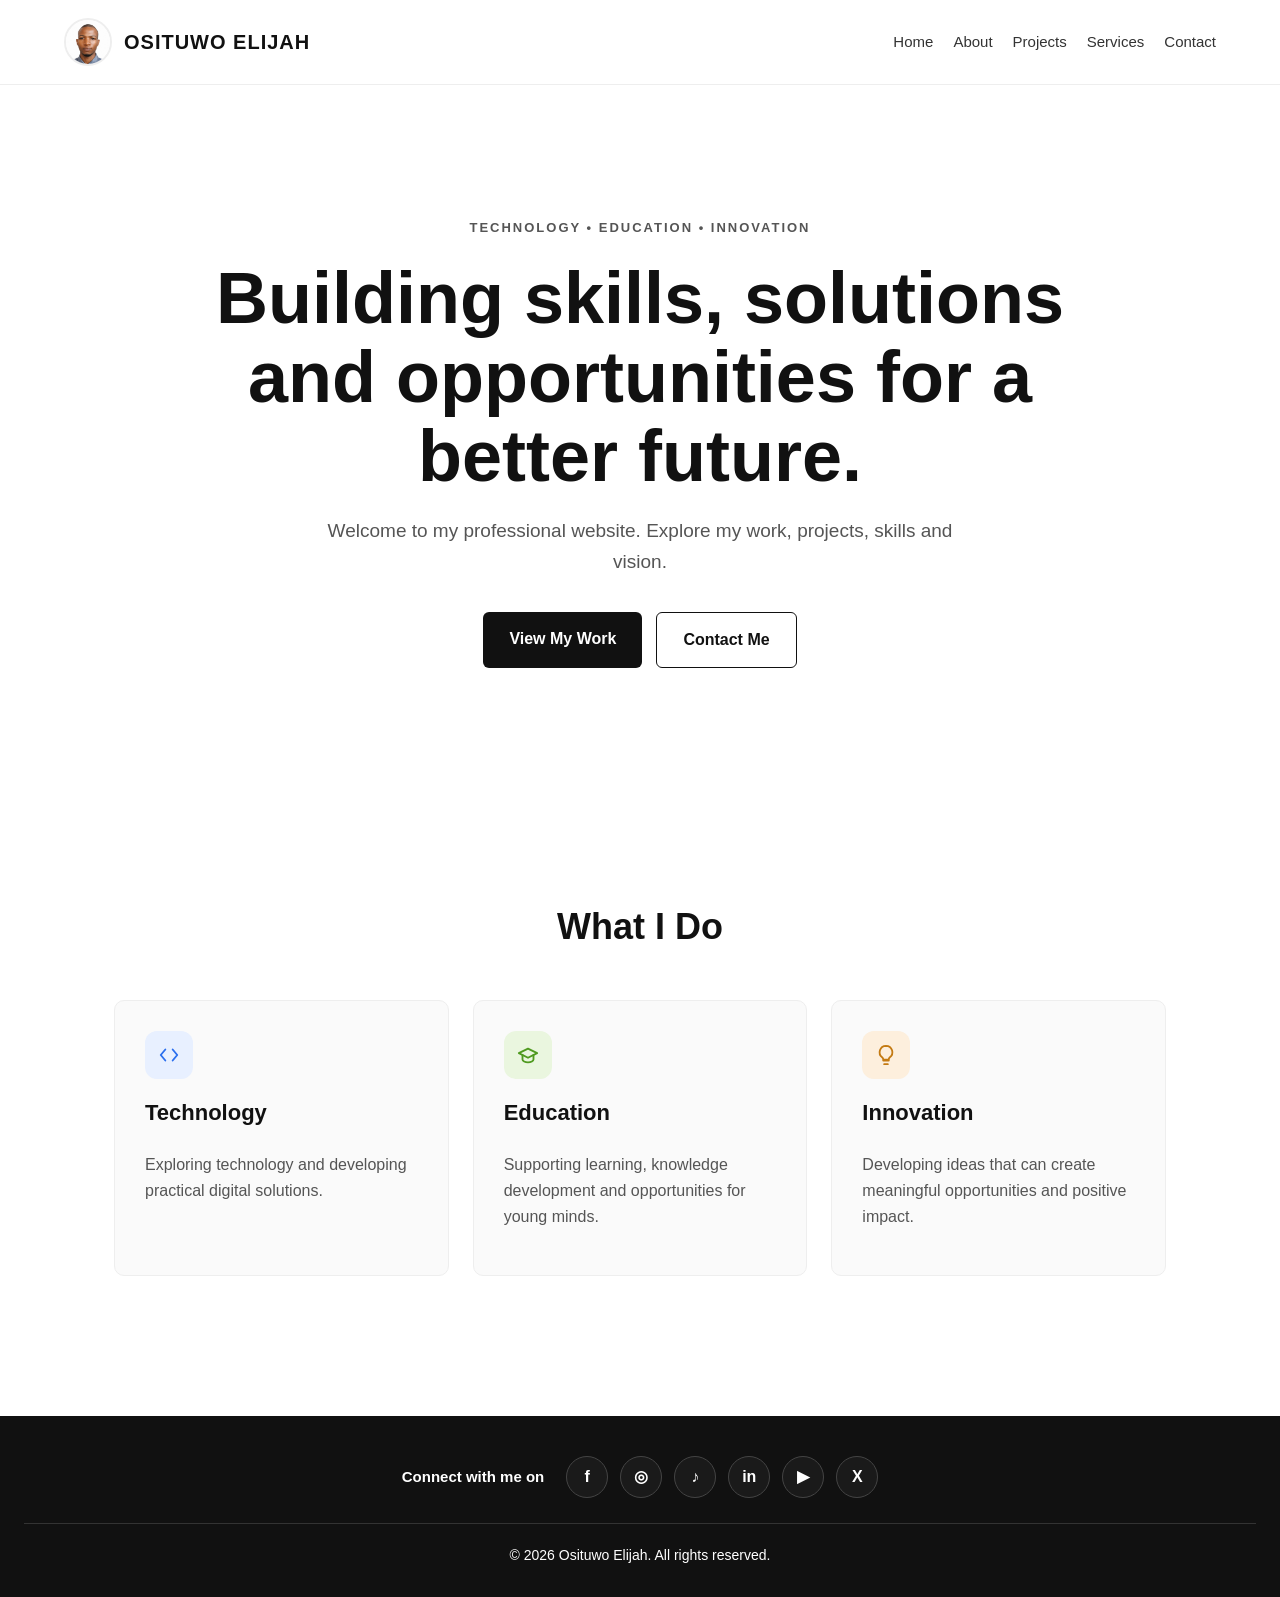
<file: index.html>
<!DOCTYPE html>
<html lang="en">

<head>
    <meta name="description" content="Official website of Osituwo Elijah Ayokunle — educator, technology enthusiast, entrepreneur, lifelong learner and aspiring screenwriter.">
    <meta name="google-site-verification" content="LD27-Y62OhfT6VyfavSx4kHKRczrAdN1XxXwiYrrGJ4" />
    <meta charset="UTF-8">

    <meta name="viewport" content="width=device-width, initial-scale=1.0">

    <meta
        name="description"
        content="Official professional website of Osituwo Elijah — technology, education, innovation and professional projects."
    >

    <title>Osituwo Elijah | Technology • Education • Innovation</title>

    <link rel="stylesheet" href="css/style.css">
</head>

<body>

    <header>
        <nav>

    <div class="brand">
        <img
            src="osituwo-elijah-profile-1.jpg"
            alt="Osituwo Elijah"
            class="profile-photo"
        >

        <a href="index.html" class="logo">
            OSITUWO ELIJAH
        </a>
    </div>

    <div class="nav-links">
                <a href="index.html">Home</a>
                <a href="about.html">About</a>
                <a href="projects.html">Projects</a>
                <a href="services.html">Services</a>
                <a href="contact.html">Contact</a>
            </div>

        </nav>
    </header>


    <main>

        <section class="hero">

            <p class="eyebrow">
                TECHNOLOGY • EDUCATION • INNOVATION
            </p>

            <h1>
                Building skills, solutions and opportunities for a better future.
            </h1>

            <p class="hero-text">
                Welcome to my professional website. Explore my work,
                projects, skills and vision.
            </p>

            <div class="hero-buttons">
                <a href="projects.html" class="button">
                    View My Work
                </a>

                <a href="contact.html" class="button secondary">
                    Contact Me
                </a>
            </div>

        </section>


        <section class="intro">

            <h2>What I Do</h2>

            <div class="cards">

                <article class="card">
                    <div class="icon-badge blue">
  <svg viewBox="0 0 24 24" fill="none" stroke="currentColor" stroke-width="2" stroke-linecap="round" stroke-linejoin="round">
    <polyline points="8 6 3 12 8 18"/><polyline points="16 6 21 12 16 18"/>
  </svg>
                    </div>
                    <h3>Technology</h3>
                    <p>
                        Exploring technology and developing practical
                        digital solutions.
                    </p>
                </article>

                <article class="card">
                    <div class="icon-badge green">
  <svg viewBox="0 0 24 24" fill="none" stroke="currentColor" stroke-width="2" stroke-linecap="round" stroke-linejoin="round">
    <path d="M22 10 12 5 2 10l10 5 10-5z"/><path d="M6 12v5c0 1.5 2.7 3 6 3s6-1.5 6-3v-5"/>
  </svg>
                    </div>
                    <h3>Education</h3>
                    <p>
                        Supporting learning, knowledge development and
                        opportunities for young minds.
                    </p>
                </article>

                <article class="card">
                    <div class="icon-badge amber">
  <svg viewBox="0 0 24 24" fill="none" stroke="currentColor" stroke-width="2" stroke-linecap="round" stroke-linejoin="round">
    <path d="M9 18h6"/><path d="M10 22h4"/>
    <path d="M12 2a7 7 0 0 0-4 12.7c.6.5 1 1.3 1 2.3h6c0-1 .4-1.8 1-2.3A7 7 0 0 0 12 2z"/>
  </svg>
                    </div>
                    <h3>Innovation</h3>
                    <p>
                        Developing ideas that can create meaningful
                        opportunities and positive impact.
                    </p>
                </article>

            </div>

        </section>

    </main>


    <footer>

    <div class="social-footer">

        <span>Connect with me on</span>

        <div class="social-links">

            <a
                href="https://www.facebook.com/share/19FEL71coT/"
                target="_blank"
                rel="noopener noreferrer"
                aria-label="Facebook"
            >
                f
            </a>

            <a
                href="https://www.instagram.com/osituwoelijah?stkn=azJ5azQybHVvZnBu"
                target="_blank"
                rel="noopener noreferrer"
                aria-label="Instagram"
            >
                ◎
            </a>

            <a
                href="https://www.tiktok.com/@osituwoelijah?_r=1&_t=ZS-99mfUoc1j1A"
                target="_blank"
                rel="noopener noreferrer"
                aria-label="TikTok"
            >
                ♪
            </a>

            <a
                href="https://www.linkedin.com/in/elijah-osituwo-457358439"
                target="_blank"
                rel="noopener noreferrer"
                aria-label="LinkedIn"
            >
                in
            </a>

            <a
                href="https://youtube.com/@elijahosituwo?si=ujZFB8Efl4pD7dH2"
                target="_blank"
                rel="noopener noreferrer"
                aria-label="YouTube"
            >
                ▶
            </a>

            <a
                href="https://x.com/Osituwo_Elijah"
                target="_blank"
                rel="noopener noreferrer"
                aria-label="X"
            >
                X
            </a>

        </div>

    </div>

    <p class="copyright">
        © 2026 Osituwo Elijah. All rights reserved.
    </p>

                </footer>
</file>
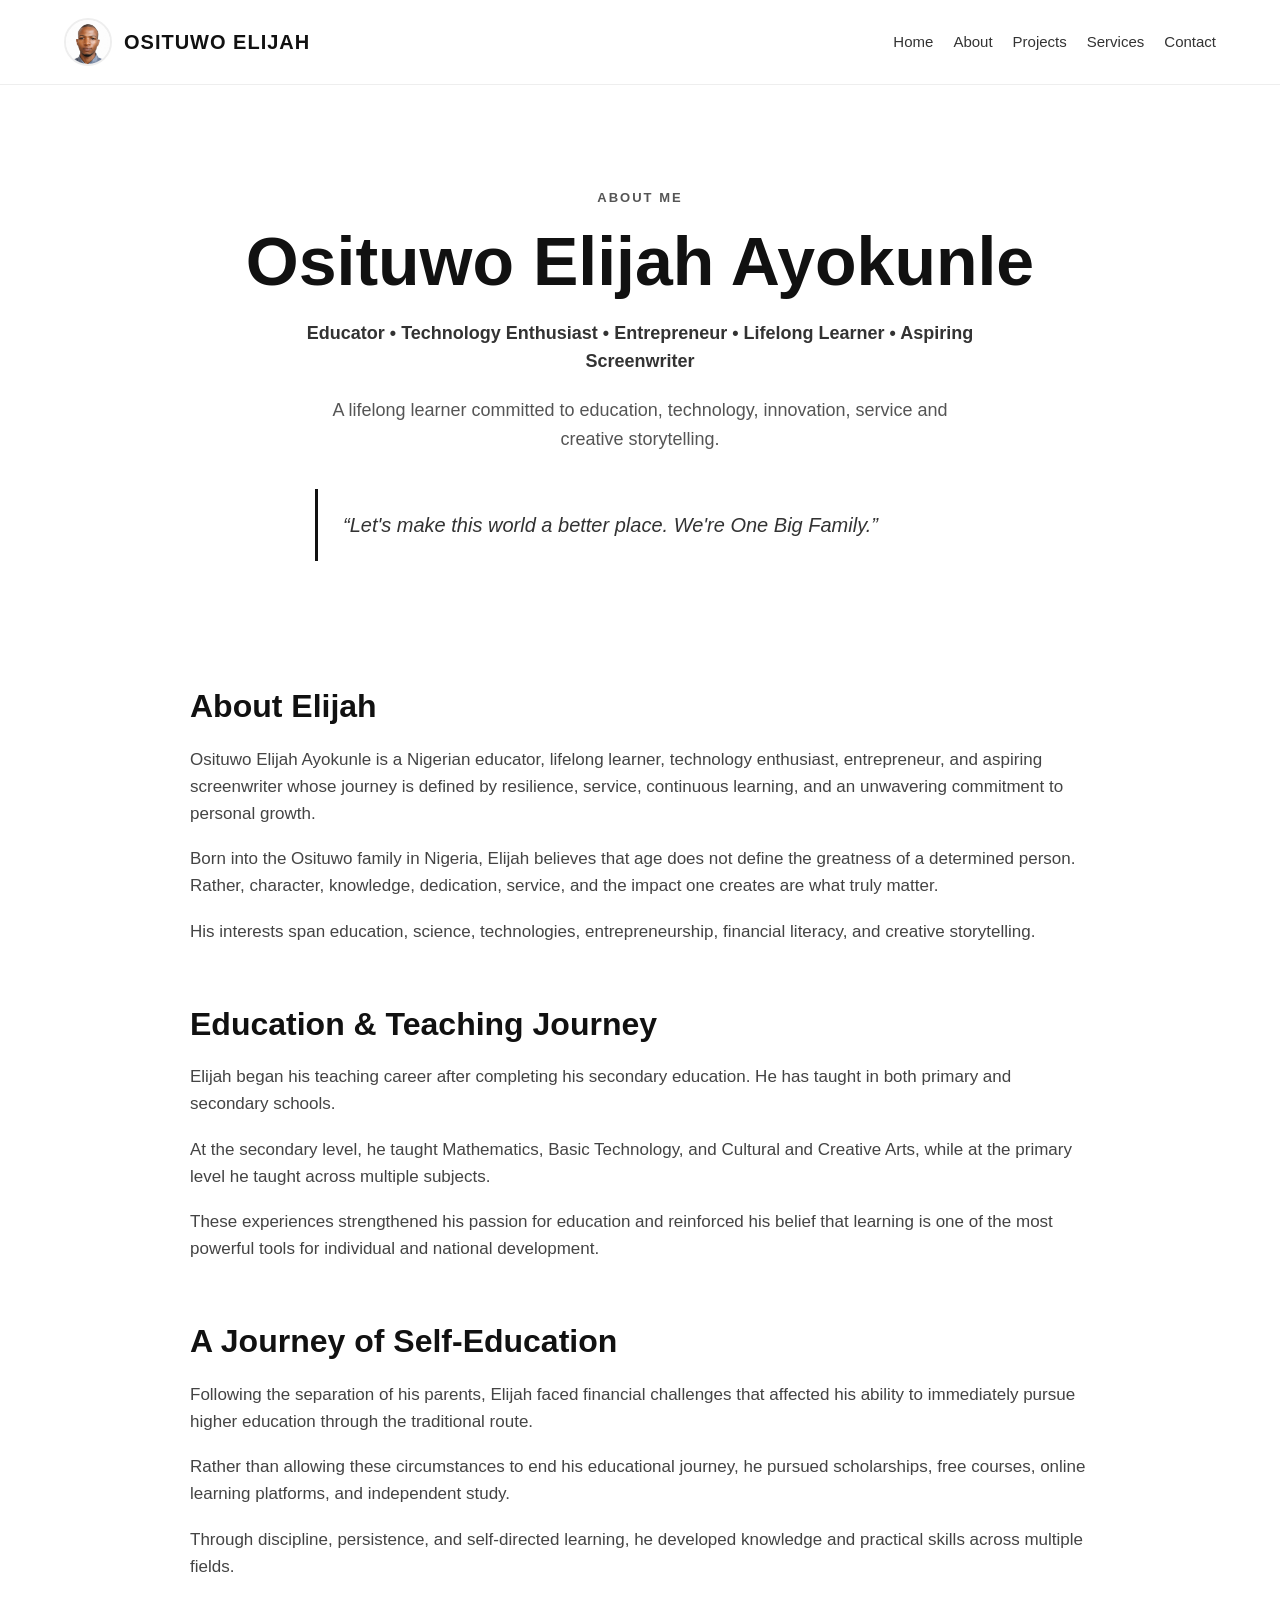
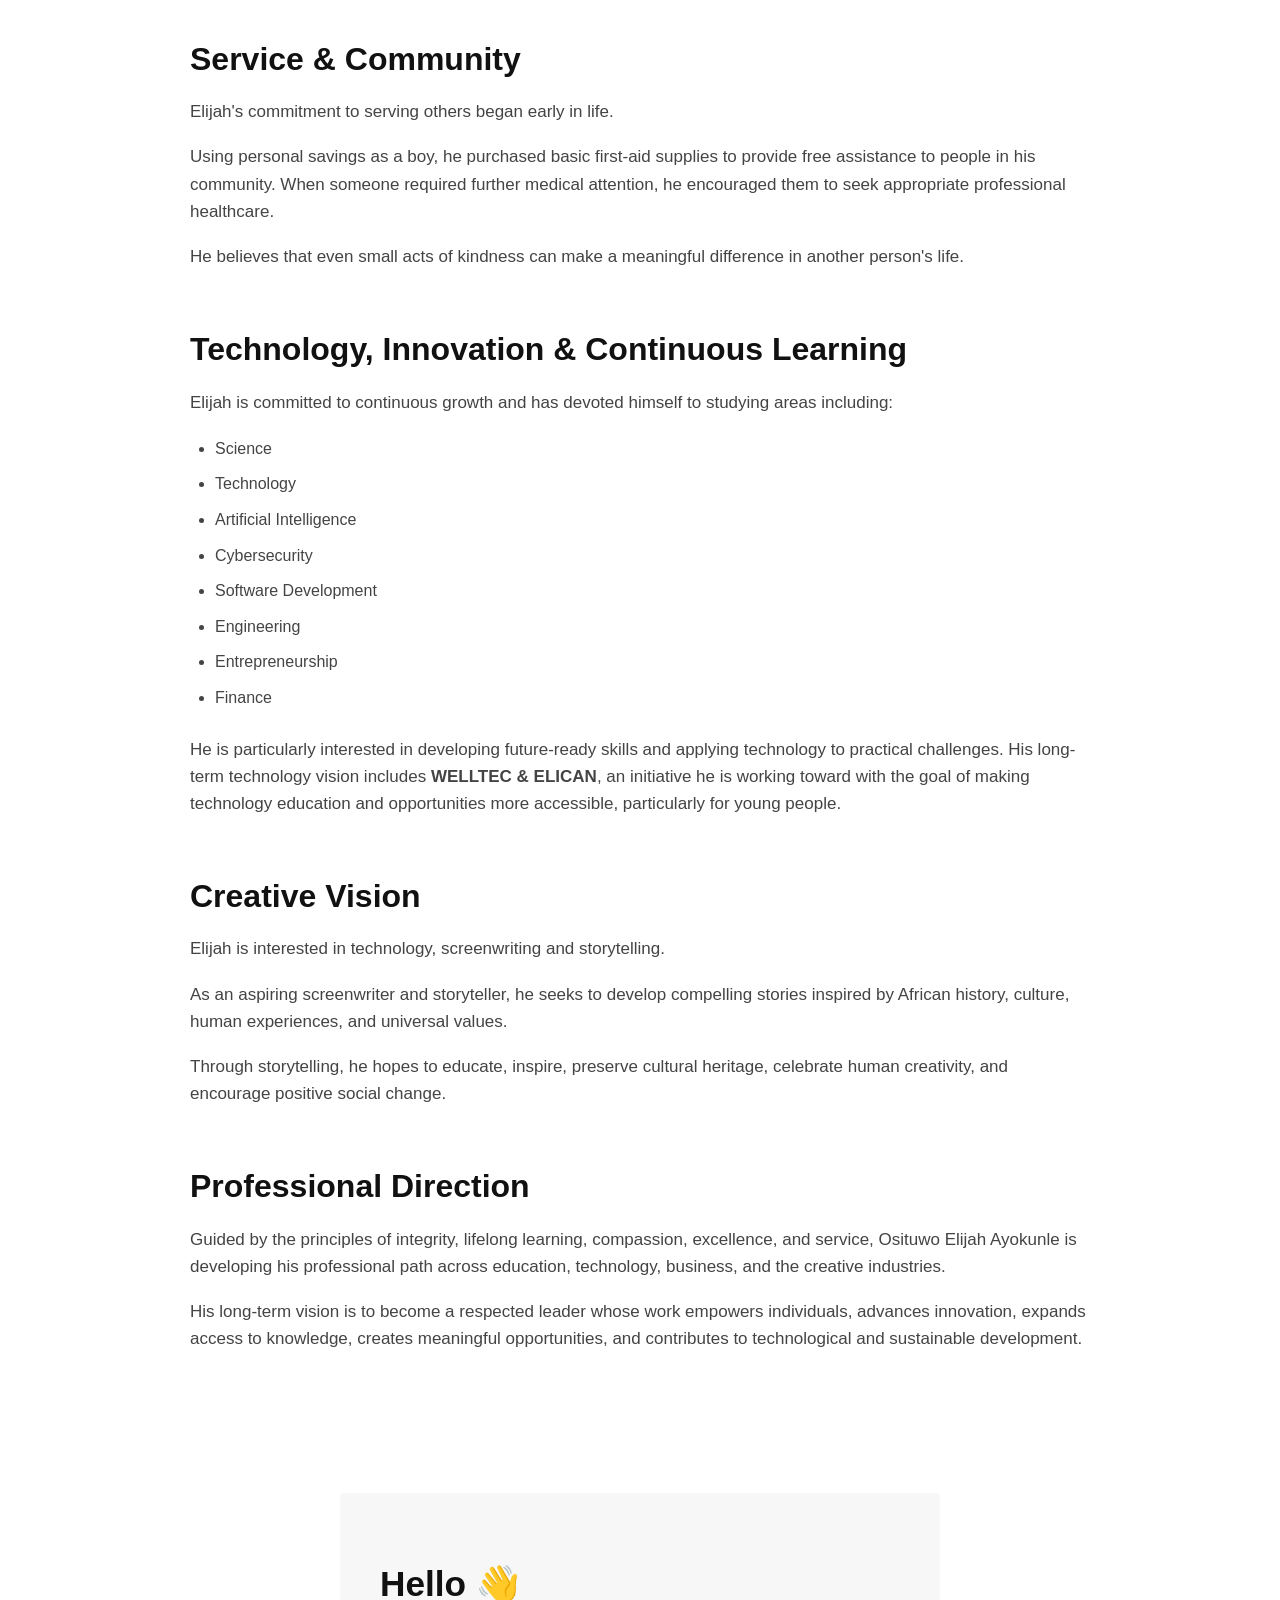
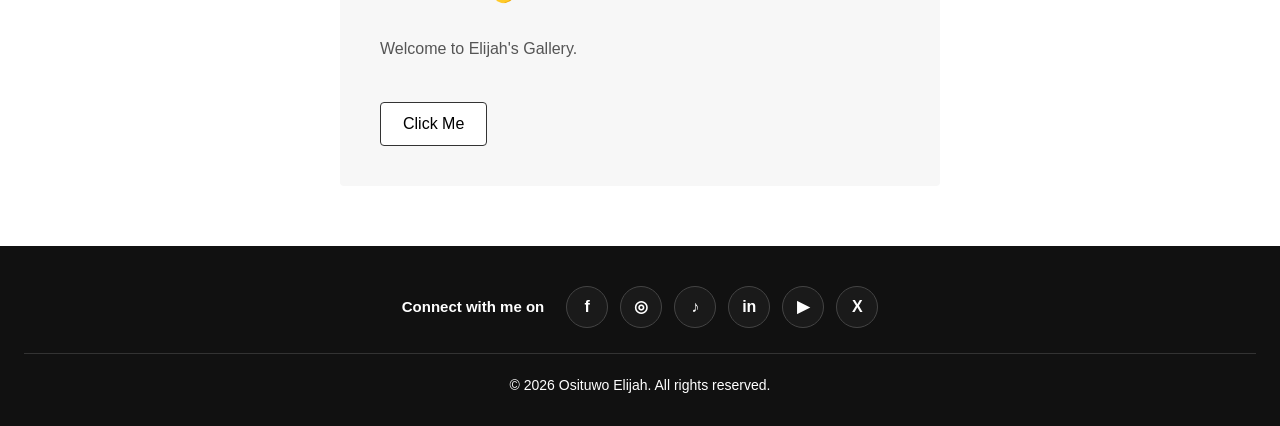
<file: about.html>
<!DOCTYPE html>
<html lang="en">

<head>

    <meta charset="UTF-8">

    <meta name="viewport" content="width=device-width, initial-scale=1.0">

    <meta
        name="description"
        content="Learn about Osituwo Elijah Ayokunle — educator, technology enthusiast, entrepreneur, lifelong learner and aspiring screenwriter."
    >

    <title>About | Osituwo Elijah Ayokunle</title>

    <link rel="stylesheet" href="css/style.css">

</head>


<body>

    <header>

        <nav>

    <div class="brand">
        <img
            src="osituwo-elijah-profile-1.jpg"
            alt="Osituwo Elijah"
            class="profile-photo"
        >

        <a href="index.html" class="logo">
            OSITUWO ELIJAH
        </a>
    </div>

    <div class="nav-links">

                <a href="index.html">Home</a>

                <a href="about.html">About</a>

                <a href="projects.html">Projects</a>

                <a href="services.html">Services</a>

                <a href="contact.html">Contact</a>

            </div>

        </nav>

    </header>


    <main>

        <section class="about-hero">

            <div class="about-container">

                <p class="eyebrow">
                    ABOUT ME
                </p>

                <h1>
                    Osituwo Elijah Ayokunle
                </h1>

                <p class="about-role">
                    Educator • Technology Enthusiast • Entrepreneur
                    • Lifelong Learner • Aspiring Screenwriter
                </p>

                <p class="about-intro">
                    A lifelong learner committed to education,
                    technology, innovation, service and creative
                    storytelling.
                </p>

                <blockquote>
                    “Let's make this world a better place.
                    We're One Big Family.”
                </blockquote>

            </div>

        </section>


        <section class="about-content">

            <div class="about-container">

                <article class="about-section">

                    <h2>About Elijah</h2>

                    <p>
                        Osituwo Elijah Ayokunle is a Nigerian educator,
                        lifelong learner, technology enthusiast,
                        entrepreneur, and aspiring screenwriter whose
                        journey is defined by resilience, service,
                        continuous learning, and an unwavering
                        commitment to personal growth.
                    </p>

                    <p>
                        Born into the Osituwo family in Nigeria,
                        Elijah believes that age does not define the
                        greatness of a determined person. Rather,
                        character, knowledge, dedication, service,
                        and the impact one creates are what truly matter.
                    </p>

                    <p>
                        His interests span education, science,
                        technologies, entrepreneurship, financial
                        literacy, and creative storytelling.
                    </p>

                </article>


                <article class="about-section">

                    <h2>Education & Teaching Journey</h2>

                    <p>
                        Elijah began his teaching career after
                        completing his secondary education. He has
                        taught in both primary and secondary schools.
                    </p>

                    <p>
                        At the secondary level, he taught Mathematics,
                        Basic Technology, and Cultural and Creative Arts,
                        while at the primary level he taught across
                        multiple subjects.
                    </p>

                    <p>
                        These experiences strengthened his passion for
                        education and reinforced his belief that learning
                        is one of the most powerful tools for individual
                        and national development.
                    </p>

                </article>


                <article class="about-section">

                    <h2>A Journey of Self-Education</h2>

                    <p>
                        Following the separation of his parents,
                        Elijah faced financial challenges that affected
                        his ability to immediately pursue higher
                        education through the traditional route.
                    </p>

                    <p>
                        Rather than allowing these circumstances to end
                        his educational journey, he pursued scholarships,
                        free courses, online learning platforms, and
                        independent study.
                    </p>

                    <p>
                        Through discipline, persistence, and
                        self-directed learning, he developed knowledge
                        and practical skills across multiple fields.
                    </p>

                </article>


                <article class="about-section">

                    <h2>Service & Community</h2>

                    <p>
                        Elijah's commitment to serving others began
                        early in life.
                    </p>

                    <p>
                        Using personal savings as a boy, he purchased
                        basic first-aid supplies to provide free
                        assistance to people in his community. When
                        someone required further medical attention,
                        he encouraged them to seek appropriate
                        professional healthcare.
                    </p>

                    <p>
                        He believes that even small acts of kindness
                        can make a meaningful difference in another
                        person's life.
                    </p>

                </article>


                <article class="about-section">

                    <h2>Technology, Innovation & Continuous Learning</h2>

                    <p>
                        Elijah is committed to continuous growth and
                        has devoted himself to studying areas including:
                    </p>

                    <ul>

                        <li>Science</li>

                        <li>Technology</li>

                        <li>Artificial Intelligence</li>

                        <li>Cybersecurity</li>

                        <li>Software Development</li>

                        <li>Engineering</li>

                        <li>Entrepreneurship</li>

                        <li>Finance</li>

                    </ul>

                    <p>
    He is particularly interested in developing
    future-ready skills and applying technology
    to practical challenges. His long-term technology
    vision includes <strong>WELLTEC & ELICAN</strong>,
    an initiative he is working toward with the goal
    of making technology education and opportunities
    more accessible, particularly for young people.
                    </p>

                </article>


                <article class="about-section">

                    <h2>Creative Vision</h2>

                    <p>
                        Elijah is interested in technology, screenwriting
                        and storytelling.
                    </p>

                    <p>
                        As an aspiring screenwriter and storyteller,
                        he seeks to develop compelling stories inspired
                        by African history, culture, human experiences,
                        and universal values.
                    </p>

                    <p>
                        Through storytelling, he hopes to educate,
                        inspire, preserve cultural heritage, celebrate
                        human creativity, and encourage positive social
                        change.
                    </p>

                </article>


                <article class="about-section">

                    <h2>Professional Direction</h2>

                    <p>
                        Guided by the principles of integrity,
                        lifelong learning, compassion, excellence,
                        and service, Osituwo Elijah Ayokunle is
                        developing his professional path across
                        education, technology, business, and the
                        creative industries.
                    </p>

                    <p>
                        His long-term vision is to become a respected
                        leader whose work empowers individuals,
                        advances innovation, expands access to knowledge,
                        creates meaningful opportunities, and contributes
                        to technological and sustainable development.
                    </p>

                </article>

            </div>

        </section>
         
<div class="hello-box">
  <h1>Hello 👋</h1>
  <p>Welcome to Elijah's Gallery.</p>
  <button id="clickMeBtn">Click Me</button>
</div>

<section id="gallerySection">
  <h2>Gallery</h2>
  <div class="gallery-grid">
    <div class="g-item big-left" data-type="video" data-src="humm.mp4"><video src="humm.mp4#t=0.1" muted playsinline preload="metadata"></video><span class="play-icon"></span></div>
    <div class="g-item tall-1" data-type="image" data-src="elican-1.jpg"><img src="elican-1.jpg" alt=""></div>
    <div class="g-item tall-2" data-type="image" data-src="lmd.jpg"><img src="lmd.jpg" alt=""></div>
    <div class="g-item tall-3" data-type="image" data-src="trust&obey.jpg"><img src="trust&obey.jpg" alt=""></div>
    <div class="g-item stack-1" data-type="image" data-src="growth.jpg"><img src="growth.jpg" alt=""></div>
    <div class="g-item stack-2" data-type="video" data-src="elegant-coding.mp4"><video src="elegant-coding.mp4#t=0.1" muted playsinline preload="metadata"></video><span class="play-icon"></span></div>
    <div class="g-item big-square" data-type="video" data-src="elijah-video.mp4"><video src="elijah-video.mp4#t=0.1" muted playsinline preload="metadata"></video><span class="play-icon"></span></div>
    <div class="g-item logo-1" data-type="image" data-src="obf-logos.png"><img src="obf-logos.png" alt=""></div>
    <div class="g-item logo-2" data-type="image" data-src="elican-02.png"><img src="elican-02.png" alt=""></div>
    <div class="g-item logo-3" data-type="image" data-src="elican-logo.png"><img src="elican-logo.png" alt=""></div>
    <div class="g-item logo-4" data-type="image" data-src="onelove.jpg"><img src="onelove.jpg" alt=""></div>
    <div class="g-item bottom-strip carousel" id="carousel">
      <div class="carousel-slide active" data-type="image" data-src="obf-logos.png"><img src="onelove.jpg" alt=""></div>
      <div class="carousel-slide" data-type="video" data-src="humm.mp4"><video src="elijah-video.mp4" muted loop autoplay playsinline></video></div>
      <div class="carousel-slide" data-type="image" data-src="lmd.jpg"><img src="trust&obey.jpg" alt=""></div>
    </div>
  
    

<div id="lightbox">
  <button id="closeLightbox">&times;</button>
  <div id="lightbox-content"></div>
    </div>
      

        <script>
  const clickMeBtn = document.getElementById('clickMeBtn');
  const gallerySection = document.getElementById('gallerySection');
  clickMeBtn.addEventListener('click', () => {
    gallerySection.style.display =
      gallerySection.style.display === 'block' ? 'none' : 'block';
  });

  const lightbox = document.getElementById('lightbox');
  const lightboxContent = document.getElementById('lightbox-content');
  const closeLightbox = document.getElementById('closeLightbox');

  document.querySelectorAll('.g-item').forEach(item => {
    item.addEventListener('click', () => {
      const source = item.classList.contains('carousel')
        ? item.querySelector('.carousel-slide.active')
        : item;

      lightboxContent.innerHTML = '';

      if (source.dataset.type === 'video') {
        const v = document.createElement('video');
        v.src = source.dataset.src;
        v.controls = true;
        v.autoplay = true;
        v.playsInline = true;
        lightboxContent.appendChild(v);
      } else {
        const img = document.createElement('img');
        img.src = source.dataset.src;
        lightboxContent.appendChild(img);
      }

      lightbox.classList.add('active');
    });
  });

  function closeBox(){
    lightbox.classList.remove('active');
    lightboxContent.innerHTML = '';
  }
  closeLightbox.addEventListener('click', closeBox);
  lightbox.addEventListener('click', (e) => { if (e.target === lightbox) closeBox(); });

  const slides = document.querySelectorAll('.carousel-slide');
  const carouselEl = document.getElementById('carousel');
  let slideIndex = 0;
  function showSlide(newIndex){
    slides[slideIndex].classList.remove('active');
    slideIndex = (newIndex + slides.length) % slides.length;
    slides[slideIndex].classList.add('active');
  }
  function nextSlide(){ showSlide(slideIndex + 1); }
  function prevSlide(){ showSlide(slideIndex - 1); }
  let autoCycle = setInterval(nextSlide, 3000);

  let touchStartX = 0;
  carouselEl.addEventListener('touchstart', (e) => { touchStartX = e.changedTouches[0].screenX; });
  carouselEl.addEventListener('touchend', (e) => {
    const diff = e.changedTouches[0].screenX - touchStartX;
    if (Math.abs(diff) > 40){ clearInterval(autoCycle); diff < 0 ? nextSlide() : prevSlide(); autoCycle = setInterval(nextSlide, 3000); }
  });

  let mouseStartX = null;
  carouselEl.addEventListener('mousedown', (e) => { mouseStartX = e.screenX; });
  carouselEl.addEventListener('mouseup', (e) => {
    if (mouseStartX === null) return;
    const diff = e.screenX - mouseStartX; mouseStartX = null;
    if (Math.abs(diff) > 40){ clearInterval(autoCycle); diff < 0 ? nextSlide() : prevSlide(); autoCycle = setInterval(nextSlide, 3000); }
  });
        </script>
        </section>
        
          

<footer>

    <div class="social-footer">

        <span>Connect with me on</span>

        <div class="social-links">

            <a
                href="https://www.facebook.com/share/19FEL71coT/"
                target="_blank"
                rel="noopener noreferrer"
                aria-label="Facebook"
            >
                f
            </a>

            <a
                href="https://www.instagram.com/osituwoelijah?stkn=azJ5azQybHVvZnBu"
                target="_blank"
                rel="noopener noreferrer"
                aria-label="Instagram"
            >
                ◎
            </a>

            <a
                href="https://www.tiktok.com/@osituwoelijah?_r=1&_t=ZS-99mfUoc1j1A"
                target="_blank"
                rel="noopener noreferrer"
                aria-label="TikTok"
            >
                ♪
            </a>

            <a
                href="https://www.linkedin.com/in/elijah-osituwo-457358439"
                target="_blank"
                rel="noopener noreferrer"
                aria-label="LinkedIn"
            >
                in
            </a>

            <a
                href="https://youtube.com/@elijahosituwo?si=ujZFB8Efl4pD7dH2"
                target="_blank"
                rel="noopener noreferrer"
                aria-label="YouTube"
            >
                ▶
            </a>

            <a
                href="https://x.com/Osituwo_Elijah"
                target="_blank"
                rel="noopener noreferrer"
                aria-label="X"
            >
                X
            </a>

        </div>

    </div>

    <p class="copyright">
        © 2026 Osituwo Elijah. All rights reserved.
    </p>

    </footer>
    </section>
</file>
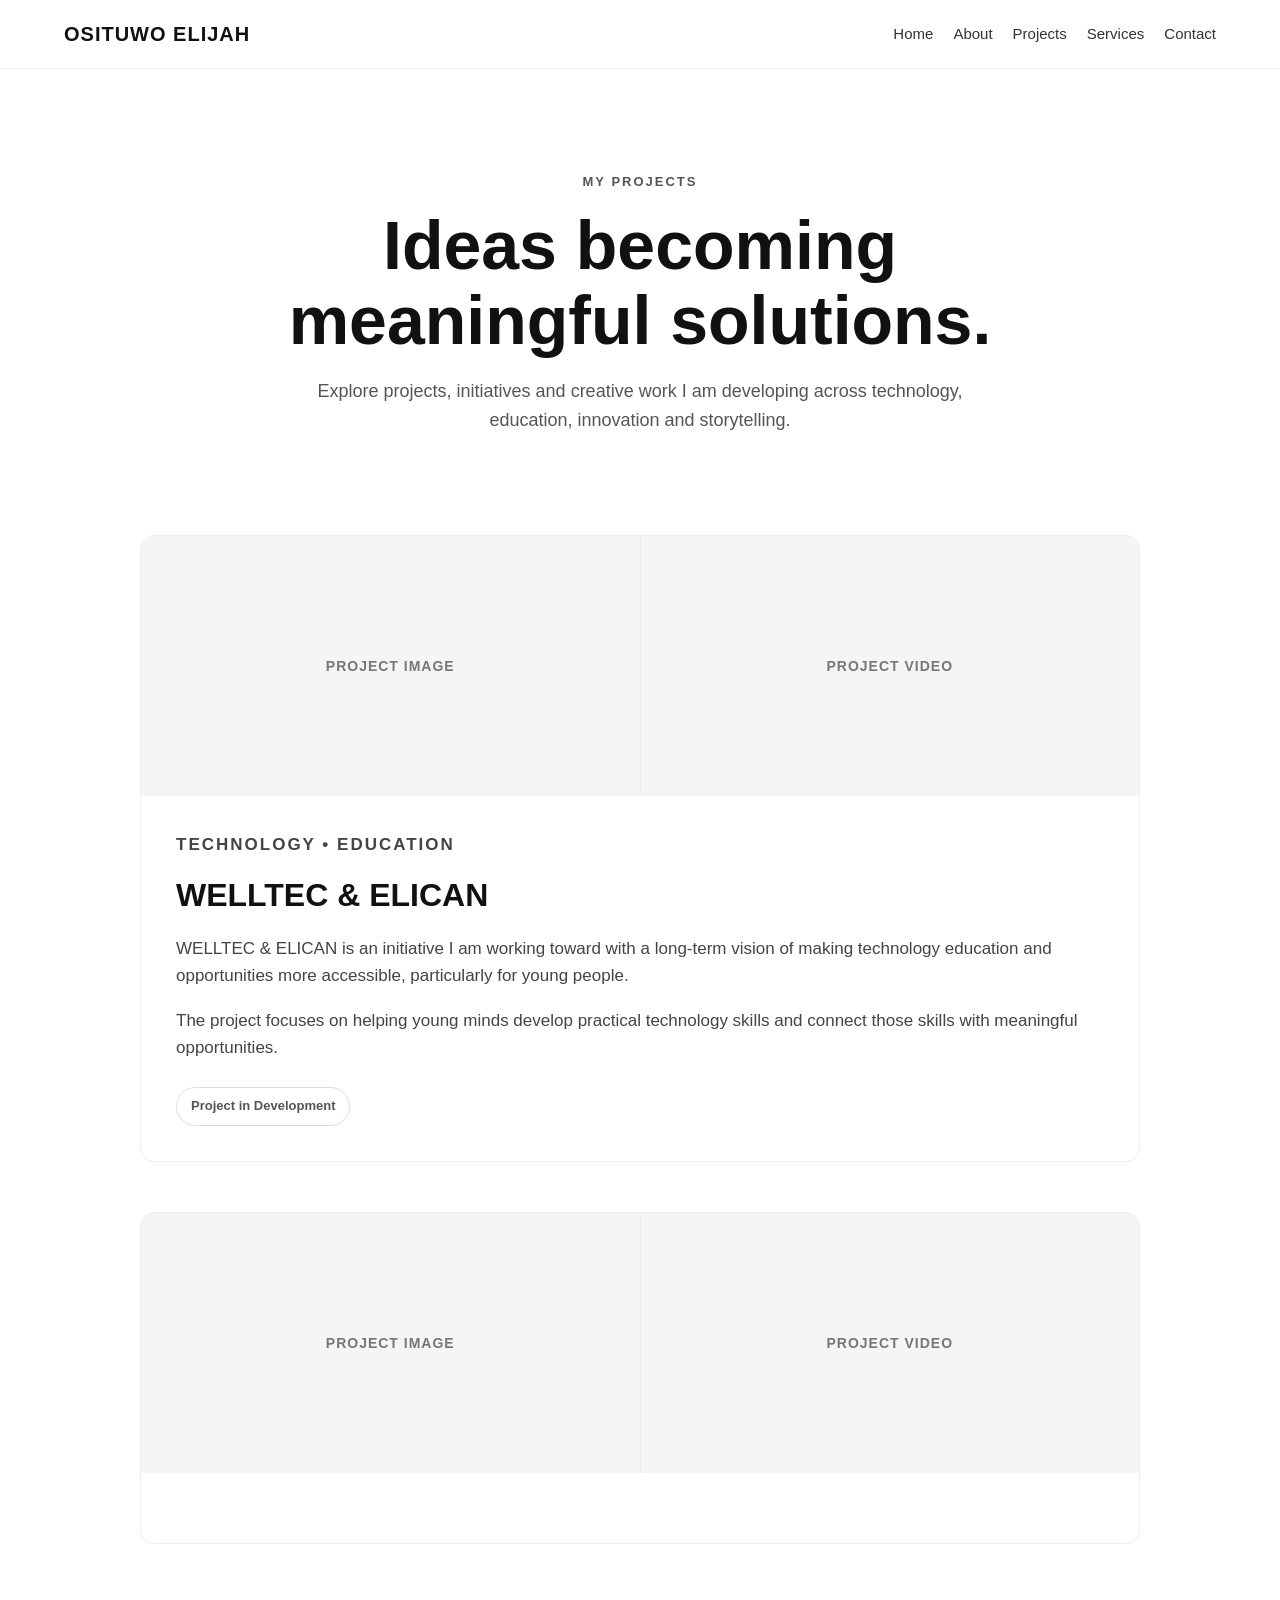
<file: project.html>
<!DOCTYPE html>
<html lang="en">

<head>

    <meta charset="UTF-8">

    <meta
        name="viewport"
        content="width=device-width, initial-scale=1.0"
    >

    <meta
        name="description"
        content="Projects by Osituwo Elijah Ayokunle — technology, education, innovation and creative work."
    >

    <title>Projects | Osituwo Elijah Ayokunle</title>

    <link rel="stylesheet" href="css/style.css">

</head>


<body>


    <header>

        <nav>

            <a href="index.html" class="logo">
                OSITUWO ELIJAH
            </a>

            <div class="nav-links">

                <a href="index.html">Home</a>

                <a href="about.html">About</a>

                <a href="projects.html">Projects</a>

                <a href="services.html">Services</a>

                <a href="contact.html">Contact</a>

            </div>

        </nav>

    </header>



    <main>


        <!-- ================================
             PROJECTS HERO
             ================================ -->

        <section class="projects-hero">

            <div class="projects-container">

                <p class="eyebrow">
                    MY PROJECTS
                </p>

                <h1>
                    Ideas becoming meaningful solutions.
                </h1>

                <p class="projects-intro">
                    Explore projects, initiatives and creative work
                    I am developing across technology, education,
                    innovation and storytelling.
                </p>

            </div>

        </section>



        <!-- ================================
             PROJECTS
             ================================ -->

        <section class="projects-content">

            <div class="projects-container">


                <!-- WELLTEC & ELICAN -->

                <article class="project-card">

                    <div class="project-media">

                        <div class="project-image-placeholder">

                            <span>
                                PROJECT IMAGE
                            </span>

                        </div>

                        <div class="project-video-placeholder">

                            <span>
                                PROJECT VIDEO
                            </span>

                        </div>

                    </div>


                    <div class="project-details">

                        <p class="project-category">
                            TECHNOLOGY • EDUCATION
                        </p>

                        <h2>
                            WELLTEC & ELICAN
                        </h2>

                        <p>
                            WELLTEC & ELICAN is an initiative I am
                            working toward with a long-term vision
                            of making technology education and
                            opportunities more accessible,
                            particularly for young people.
                        </p>

                        <p>
                            The project focuses on helping young
                            minds develop practical technology
                            skills and connect those skills with
                            meaningful opportunities.
                        </p>

                        <span class="project-status">
                            Project in Development
                        </span>

                    </div>

                </article>



                <!-- O.B.F -->

                <article class="project-card">

                    <div class="project-media">

                        <div class="project-image-placeholder">

                            <span>
                                PROJECT IMAGE
                            </span>

                        </div>

                        <div class="project-video-placeholder">

                            <span>
                                PROJECT VIDEO
                            </span>

                        </div>

                    </div>


                    <div class="project-details">
</file>
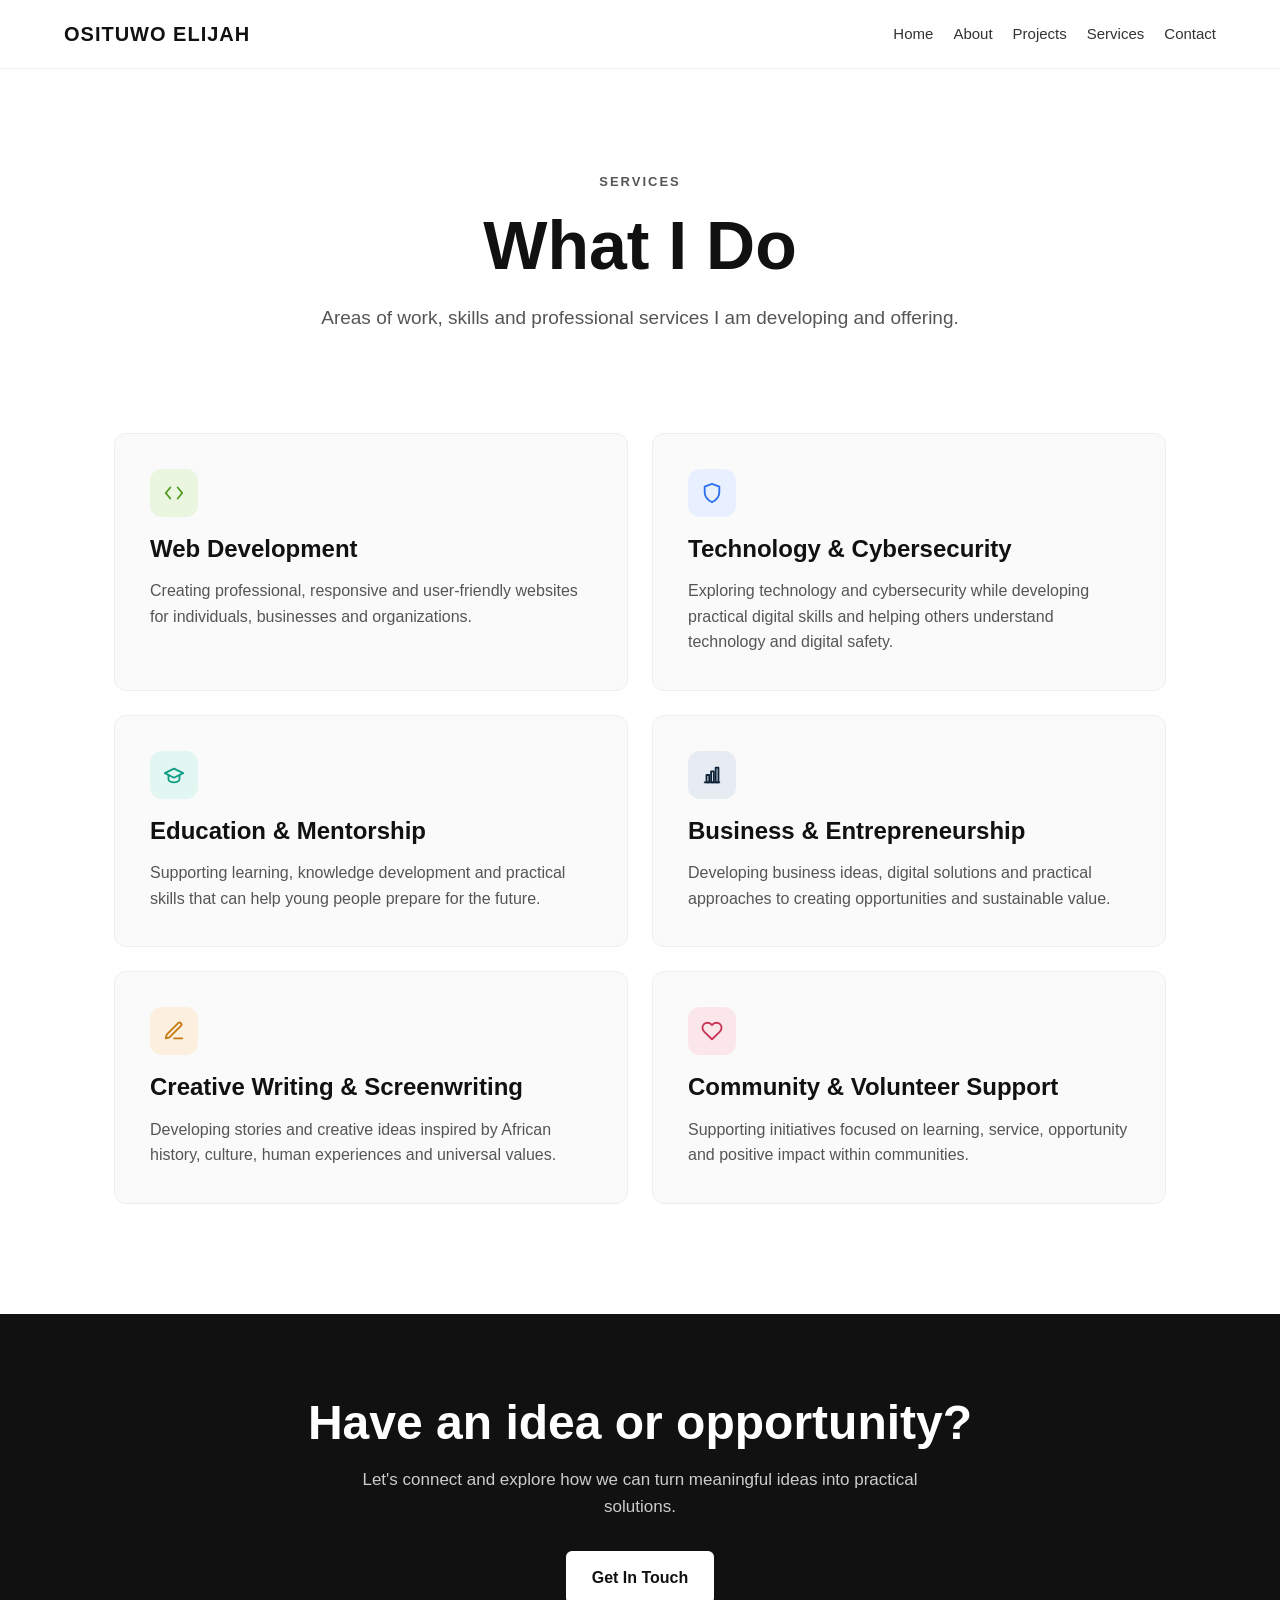
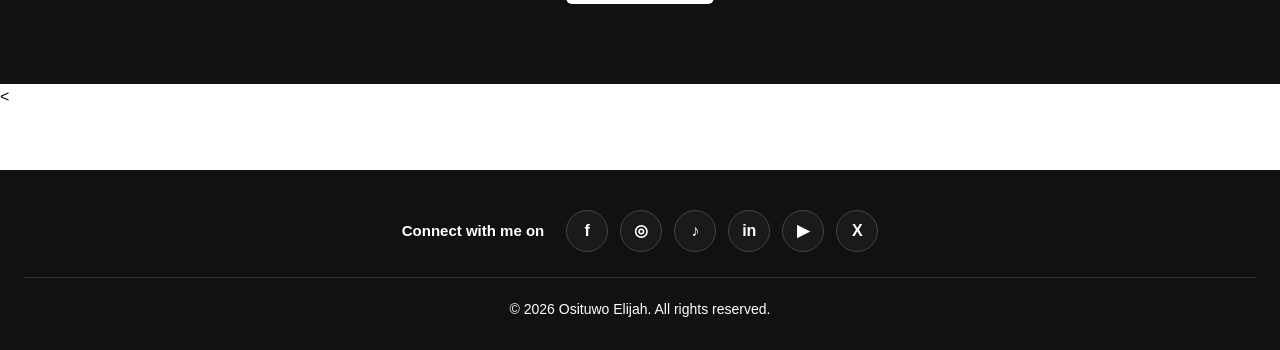
<file: services.html>
<!DOCTYPE html>
<html lang="en">

<head>
    <meta charset="UTF-8">

    <meta name="viewport" content="width=device-width, initial-scale=1.0">

    <meta
        name="description"
        content="Services and professional areas of Osituwo Elijah."
    >

    <title>Services | Osituwo Elijah</title>

    <link rel="stylesheet" href="css/style.css">
</head>

<body>

    <header>

        <nav>

            <a href="index.html" class="logo">
                OSITUWO ELIJAH
            </a>

            <div class="nav-links">

                <a href="index.html">Home</a>

                <a href="about.html">About</a>

                <a href="projects.html">Projects</a>

                <a href="services.html">Services</a>

                <a href="contact.html">Contact</a>

            </div>

        </nav>

    </header>


    <main>

        <section class="services-hero">

            <p class="eyebrow">
                SERVICES
            </p>

            <h1>
                What I Do
            </h1>

            <p>
                Areas of work, skills and professional services
                I am developing and offering.
            </p>

        </section>


        <section class="services-list">

            <article>
                <div class="icon-badge green">
  <svg viewBox="0 0 24 24" fill="none" stroke="currentColor" stroke-width="2" stroke-linecap="round" stroke-linejoin="round">
    <polyline points="8 6 3 12 8 18"/><polyline points="16 6 21 12 16 18"/>
  </svg>
</div>
<h2>Web Development</h2>

                <p>
                    Creating professional, responsive and
                    user-friendly websites for individuals,
                    businesses and organizations.
                </p>
            </article>


            <article>
                <div class="icon-badge blue">
  <svg viewBox="0 0 24 24" fill="none" stroke="currentColor" stroke-width="2" stroke-linecap="round" stroke-linejoin="round">
    <path d="M12 2 4 5v6c0 5 3.4 9 8 11 4.6-2 8-6 8-11V5l-8-3z"/>
  </svg>
</div>
<h2>Technology & Cybersecurity</h2>

                <p>
                    Exploring technology and cybersecurity while
                    developing practical digital skills and
                    helping others understand technology and
                    digital safety.
                </p>
            </article>


            <article>
                <div class="icon-badge teal">
  <svg viewBox="0 0 24 24" fill="none" stroke="currentColor" stroke-width="2" stroke-linecap="round" stroke-linejoin="round">
    <path d="M22 10 12 5 2 10l10 5 10-5z"/><path d="M6 12v5c0 1.5 2.7 3 6 3s6-1.5 6-3v-5"/>
  </svg>
</div>
<h2>Education & Mentorship</h2>

                <p>
                    Supporting learning, knowledge development
                    and practical skills that can help young
                    people prepare for the future.
                </p>
            </article>


            <article>
                <div class="icon-badge navy">
  <svg viewBox="0 0 24 24" fill="none" stroke="currentColor" stroke-width="2" stroke-linecap="round" stroke-linejoin="round">
    <line x1="4" y1="20" x2="20" y2="20"/><rect x="6" y="12" width="3" height="8"/><rect x="11" y="8" width="3" height="12"/><rect x="16" y="4" width="3" height="16"/>
  </svg>
</div>
<h2>Business & Entrepreneurship</h2>

                <p>
                    Developing business ideas, digital solutions
                    and practical approaches to creating
                    opportunities and sustainable value.
                </p>
            </article>


            <article>
                <div class="icon-badge amber">
  <svg viewBox="0 0 24 24" fill="none" stroke="currentColor" stroke-width="2" stroke-linecap="round" stroke-linejoin="round">
    <path d="M12 20h9"/><path d="M16.5 3.5a2.1 2.1 0 0 1 3 3L7 19l-4 1 1-4L16.5 3.5z"/>
  </svg>
</div>
<h2>Creative Writing & Screenwriting</h2>

                <p>
                    Developing stories and creative ideas inspired
                    by African history, culture, human experiences
                    and universal values.
                </p>
            </article>


            <article>
                <div class="icon-badge rose">
  <svg viewBox="0 0 24 24" fill="none" stroke="currentColor" stroke-width="2" stroke-linecap="round" stroke-linejoin="round">
    <path d="M20.8 4.6a5.5 5.5 0 0 0-7.8 0L12 5.6l-1-1a5.5 5.5 0 0 0-7.8 7.8l1 1L12 21l7.8-7.6 1-1a5.5 5.5 0 0 0 0-7.8z"/>
  </svg>
</div>
<h2>Community & Volunteer Support</h2>

                <p>
                    Supporting initiatives focused on learning,
                    service, opportunity and positive impact
                    within communities.
                </p>
            </article>

        </section>


        <section class="services-cta">

            <h2>
                Have an idea or opportunity?
            </h2>

            <p>
                Let's connect and explore how we can turn
                meaningful ideas into practical solutions.
            </p>

            <a href="contact.html" class="button">
                Get In Touch
            </a>

        </section>

    </main>


    <<footer>

    <div class="social-footer">

        <span>Connect with me on</span>

        <div class="social-links">

            <a
                href="https://www.facebook.com/share/19FEL71coT/"
                target="_blank"
                rel="noopener noreferrer"
                aria-label="Facebook"
            >
                f
            </a>

            <a
                href="https://www.instagram.com/osituwoelijah?stkn=azJ5azQybHVvZnBu"
                target="_blank"
                rel="noopener noreferrer"
                aria-label="Instagram"
            >
                ◎
            </a>

            <a
                href="https://www.tiktok.com/@osituwoelijah?_r=1&_t=ZS-99mfUoc1j1A"
                target="_blank"
                rel="noopener noreferrer"
                aria-label="TikTok"
            >
                ♪
            </a>

            <a
                href="https://www.linkedin.com/in/elijah-osituwo-457358439"
                target="_blank"
                rel="noopener noreferrer"
                aria-label="LinkedIn"
            >
                in
            </a>

            <a
                href="https://youtube.com/@elijahosituwo?si=ujZFB8Efl4pD7dH2"
                target="_blank"
                rel="noopener noreferrer"
                aria-label="YouTube"
            >
                ▶
            </a>

            <a
                href="https://x.com/Osituwo_Elijah"
                target="_blank"
                rel="noopener noreferrer"
                aria-label="X"
            >
                X
            </a>

        </div>

    </div>


    <p class="copyright">
        © 2026 Osituwo Elijah. All rights reserved.
    </p>

    </footer>
</file>
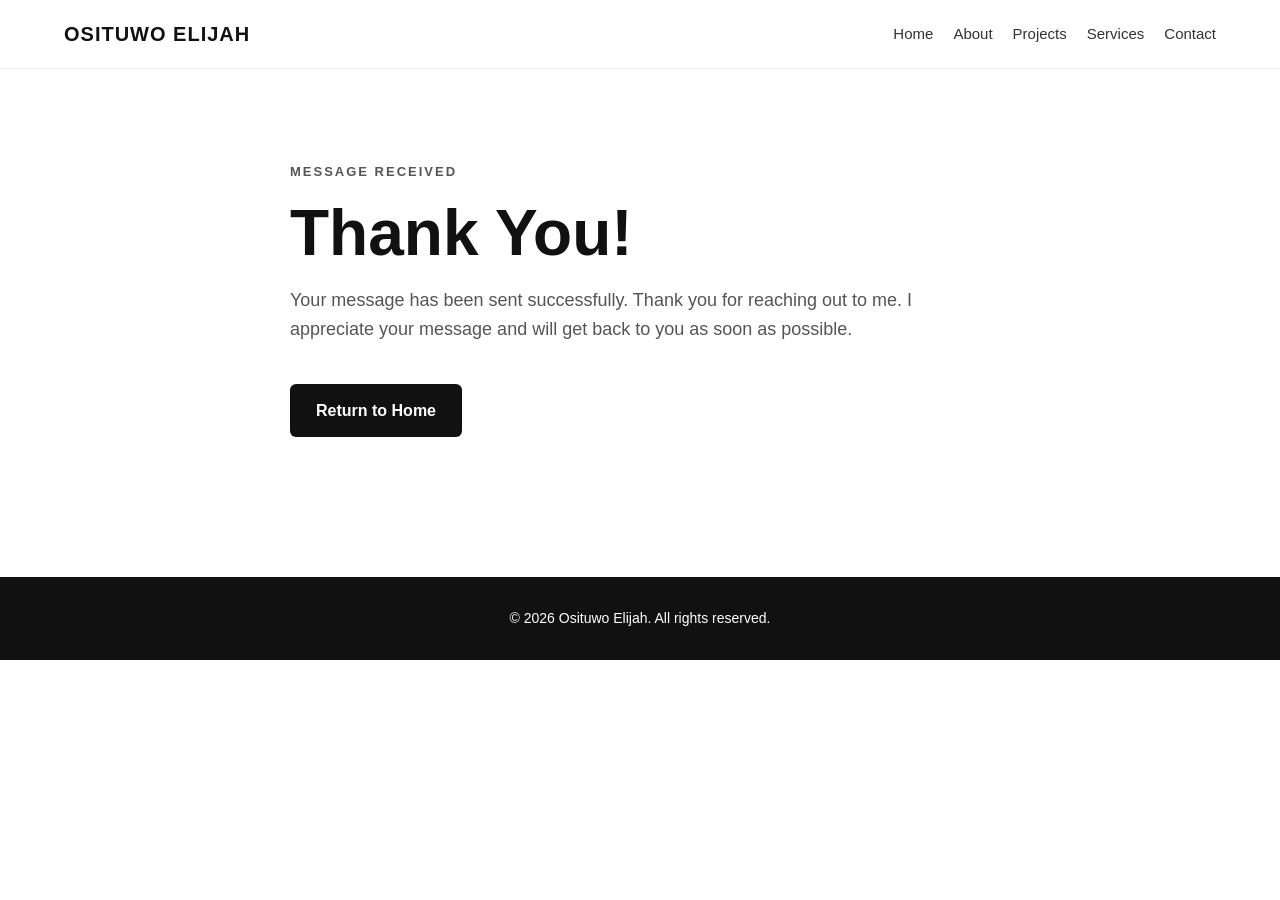
<file: thank-you.html>
<!DOCTYPE html>
<html lang="en">

<head>

    <meta charset="UTF-8">

    <meta name="viewport" content="width=device-width, initial-scale=1.0">

    <meta
        name="description"
        content="Thank you for contacting Osituwo Elijah Ayokunle."
    >

    <title>Message Sent | Osituwo Elijah Ayokunle</title>

    <link rel="stylesheet" href="css/style.css">

</head>


<body>

    <header>

        <nav>

            <a href="index.html" class="logo">
                OSITUWO ELIJAH
            </a>

            <div class="nav-links">

                <a href="index.html">Home</a>

                <a href="about.html">About</a>

                <a href="projects.html">Projects</a>

                <a href="services.html">Services</a>

                <a href="contact.html">Contact</a>

            </div>

        </nav>

    </header>


    <main>

        <section class="contact-section">

            <div class="contact-container">

                <p class="eyebrow">
                    MESSAGE RECEIVED
                </p>

                <h1>
                    Thank You!
                </h1>

                <p class="contact-intro">
                    Your message has been sent successfully.
                    Thank you for reaching out to me.
                    I appreciate your message and will get back
                    to you as soon as possible.
                </p>


                <a href="index.html" class="button">
                    Return to Home
                </a>

            </div>

        </section>

    </main>


    <footer>

        <p>
            © 2026 Osituwo Elijah. All rights reserved.
        </p>

    </footer>


    <script src="js/script.js"></script>

</body>

                  </html>
</file>
<file: css/style.css>
/* ================================
   OSITUWO ELIJAH
   Professional Personal Website
   ================================ */

* {
    box-sizing: border-box;
}

html {
    scroll-behavior: smooth;
}

body {
    margin: 0;
    font-family: Arial, Helvetica, sans-serif;
    background: #ffffff;
    color: #111111;
    line-height: 1.6;
}

/* ================================
   HEADER
   ================================ */

header {
    background: #ffffff;
    border-bottom: 1px solid #eeeeee;
    position: sticky;
    top: 0;
    z-index: 1000;
}

nav {
    max-width: 1200px;
    margin: auto;
    padding: 18px 24px;

    display: flex;
    justify-content: space-between;
    align-items: center;
}

.logo {
    color: #111111;
    text-decoration: none;
    font-size: 20px;
    font-weight: 700;
    letter-spacing: 1px;
}

.nav-links {
    display: flex;
    gap: 20px;
    flex-wrap: wrap;
    justify-content: center;
}

.nav-links a {
    color: #333333;
    text-decoration: none;
    font-size: 15px;
    font-weight: 500;
}

.nav-links a:hover {
    color: #000000;
}

/* ================================
   HERO
   ================================ */

.hero {
    max-width: 1000px;
    margin: auto;
    padding: 120px 24px;
    text-align: center;
}

.eyebrow {
    font-size: 13px;
    font-weight: 700;
    letter-spacing: 2px;
    color: #555555;
}

.hero h1 {
    max-width: 850px;
    margin: 20px auto;

    font-size: clamp(42px, 7vw, 72px);
    line-height: 1.1;
}

.hero-text {
    max-width: 650px;
    margin: 0 auto 35px;

    font-size: 19px;
    color: #555555;
}

.hero-buttons {
    display: flex;
    justify-content: center;
    gap: 14px;
    flex-wrap: wrap;
}

.button {
    display: inline-block;
    padding: 14px 26px;

    background: #111111;
    color: #ffffff;

    text-decoration: none;
    border-radius: 6px;

    font-weight: 600;
}

.button:hover {
    opacity: 0.85;
}

.button.secondary {
    background: #ffffff;
    color: #111111;
    border: 1px solid #111111;
}

/* ================================
   INTRODUCTION
   ================================ */

.intro {
    max-width: 1100px;
    margin: auto;
    padding: 80px 24px;
}

.intro h2 {
    text-align: center;
    font-size: 36px;
    margin-bottom: 45px;
}

.cards {
    display: grid;
    grid-template-columns: repeat(3, 1fr);
    gap: 24px;
}

.card {
    padding: 30px;
    border: 1px solid #eeeeee;
    border-radius: 10px;
    background: #fafafa;
}

.card h3 {
    margin-top: 0;
    font-size: 22px;
}

.card p {
    color: #555555;
}

/* ================================
   FOOTER
   ================================ */

footer {
    margin-top: 60px;
    padding: 30px 24px;

    background: #111111;
    color: #ffffff;

    text-align: center;
}

footer p {
    margin: 0;
    font-size: 14px;
}

/* ================================
   MOBILE RESPONSIVENESS
   ================================ */

@media (max-width: 768px) {

    nav {
        flex-direction: column;
        gap: 15px;
    }

    .nav-links {
        gap: 14px;
        flex-wrap: wrap;
        justify-content: center;
    }

    .hero {
        padding: 80px 20px;
    }

    .hero h1 {
        font-size: 42px;
    }

    .hero-text {
        font-size: 17px;
    }

    .cards {
        grid-template-columns: 1fr;
    }

  }/* ================================
   CONTACT PAGE
   ================================ */

.contact-section {
    max-width: 1000px;
    margin: auto;
    padding: 80px 24px;
}

.contact-container {
    max-width: 700px;
    margin: auto;
}

.contact-container h1 {
    margin: 15px 0;
    font-size: clamp(42px, 7vw, 64px);
    line-height: 1.1;
}

.contact-intro {
    margin-bottom: 40px;
    color: #555555;
    font-size: 18px;
}

.contact-form {
    display: flex;
    flex-direction: column;
    gap: 24px;
}

.form-group {
    display: flex;
    flex-direction: column;
    gap: 8px;
}

.form-group label {
    font-weight: 600;
    font-size: 15px;
}

.form-group input,
.form-group textarea {
    width: 100%;
    padding: 15px 16px;

    font-family: inherit;
    font-size: 16px;

    color: #111111;
    background: #ffffff;

    border: 1px solid #dddddd;
    border-radius: 6px;

    outline: none;
}

.form-group input:focus,
.form-group textarea:focus {
    border-color: #111111;
}

.form-group textarea {
    resize: vertical;
    min-height: 180px;
}

.contact-form .button {
    border: none;
    cursor: pointer;
    font-size: 16px;
}

.contact-note {
    margin-top: 40px;
    padding-top: 25px;
    border-top: 1px solid #eeeeee;
}

.contact-note p {
    color: #666666;
    font-size: 15px;
   }

/* ================================
   ABOUT PAGE
   ================================ */

.about-hero {
    padding: 90px 24px 60px;
    text-align: center;
}

.about-container {
    max-width: 900px;
    margin: auto;
}

.about-hero h1 {
    margin: 15px 0;
    font-size: clamp(42px, 7vw, 68px);
    line-height: 1.1;
    text-transform: none;
}

.about-role {
    max-width: 750px;
    margin: 20px auto;
    font-size: 18px;
    font-weight: 600;
    color: #333333;
}

.about-intro {
    max-width: 650px;
    margin: 0 auto 30px;
    font-size: 18px;
    color: #555555;
}

.about-hero blockquote {
    max-width: 650px;
    margin: 35px auto 0;
    padding: 20px 25px;
    border-left: 3px solid #111111;
    text-align: left;
    font-size: 20px;
    font-style: italic;
    color: #333333;
}

.about-content {
    padding: 40px 24px 80px;
}

.about-section {
    margin-bottom: 60px;
}

.about-section h2 {
    margin-bottom: 20px;
    font-size: 32px;
    line-height: 1.2;
}

.about-section p {
    margin-bottom: 18px;
    color: #444444;
    font-size: 17px;
}

.about-section ul {
    margin: 20px 0 25px;
    padding-left: 25px;
}

.about-section li {
    margin-bottom: 10px;
    color: #444444;
    font-size: 16px;
}


/* ================================
   ABOUT PAGE MOBILE
   ================================ */

@media (max-width: 768px) {

    .about-hero {
        padding: 65px 20px 45px;
    }

    .about-hero h1 {
        font-size: 42px;
    }

    .about-role {
        font-size: 16px;
    }

    .about-intro {
        font-size: 17px;
    }

    .about-hero blockquote {
        font-size: 18px;
        padding: 18px 20px;
    }

    .about-content {
        padding: 30px 20px 60px;
    }

    .about-section {
        margin-bottom: 45px;
    }

    .about-section h2 {
        font-size: 28px;
    }

    .about-section p {
        font-size: 16px;
    }

       }

/* ================================
   PROJECTS PAGE
   ================================ */

.projects-hero {
    padding: 90px 24px 60px;
    text-align: center;
}

.projects-container {
    max-width: 1000px;
    margin: auto;
}

.projects-hero h1 {
    max-width: 850px;
    margin: 15px auto 20px;
    font-size: clamp(42px, 7vw, 68px);
    line-height: 1.1;
}

.projects-intro {
    max-width: 700px;
    margin: auto;
    color: #555555;
    font-size: 18px;
}


/* ================================
   PROJECT CONTENT
   ================================ */

.projects-content {
    padding: 40px 24px 80px;
}

.project-card {
    margin-bottom: 50px;
    border: 1px solid #eeeeee;
    border-radius: 14px;
    overflow: hidden;
    background: #ffffff;
}

.project-media {
    display: grid;
    grid-template-columns: 1fr 1fr;
    gap: 1px;
    background: #eeeeee;
}

.project-image-placeholder,
.project-video-placeholder {
    min-height: 260px;

    display: flex;
    align-items: center;
    justify-content: center;

    background: #f5f5f5;
}

.project-image-placeholder span,
.project-video-placeholder span {
    color: #777777;
    font-size: 14px;
    font-weight: 700;
    letter-spacing: 1px;
}

.project-details {
    padding: 35px;
}

.project-category {
    margin: 0 0 12px;
    color: #666666;
    font-size: 12px;
    font-weight: 700;
    letter-spacing: 2px;
}

.project-details h2 {
    margin: 0 0 20px;
    font-size: 32px;
    line-height: 1.2;
}

.project-details p {
    margin-bottom: 18px;
    color: #444444;
    font-size: 17px;
}

.project-status {
    display: inline-block;
    margin-top: 8px;
    padding: 8px 14px;
    border: 1px solid #dddddd;
    border-radius: 30px;
    color: #555555;
    font-size: 13px;
    font-weight: 600;
}


/* ================================
   PROJECTS MOBILE
   ================================ */

@media (max-width: 768px) {

    .projects-hero {
        padding: 65px 20px 45px;
    }

    .projects-hero h1 {
        font-size: 42px;
    }

    .projects-intro {
        font-size: 17px;
    }

    .projects-content {
        padding: 30px 20px 60px;
    }

    .project-media {
        grid-template-columns: 1fr;
    }

    .project-image-placeholder,
    .project-video-placeholder {
        min-height: 210px;
    }

    .project-details {
        padding: 28px 22px;
    }

    .project-details h2 {
        font-size: 28px;
    }

    .project-details p {
        font-size: 16px;
    }

   }
/* ================================
   SERVICES PAGE
   ================================ */

.services-hero {
    max-width: 1000px;
    margin: auto;
    padding: 90px 24px 60px;
    text-align: center;
}

.services-hero h1 {
    margin: 15px 0 20px;
    font-size: clamp(44px, 7vw, 68px);
    line-height: 1.1;
}

.services-hero > p:last-child {
    max-width: 650px;
    margin: 0 auto;
    font-size: 19px;
    color: #555555;
}


/* ================================
   SERVICES LIST
   ================================ */

.services-list {
    max-width: 1100px;
    margin: auto;
    padding: 40px 24px 90px;

    display: grid;
    grid-template-columns: repeat(2, 1fr);
    gap: 24px;
}

.services-list article {
    padding: 35px;

    background: #fafafa;
    border: 1px solid #eeeeee;
    border-radius: 12px;

    transition:
        transform 0.2s ease,
        border-color 0.2s ease,
        box-shadow 0.2s ease;
}

.services-list article:hover {
    transform: translateY(-5px);
    border-color: #dddddd;
    box-shadow: 0 10px 30px rgba(0, 0, 0, 0.06);
}

.services-list h2 {
    margin-top: 0;
    margin-bottom: 14px;

    font-size: 24px;
    line-height: 1.3;
}

.services-list p {
    margin: 0;

    color: #555555;
    font-size: 16px;
}


/* ================================
   SERVICES CTA
   ================================ */

.services-cta {
    margin-top: 20px;
    padding: 80px 24px;

    background: #111111;
    color: #ffffff;

    text-align: center;
}

.services-cta h2 {
    margin: 0 0 15px;

    font-size: clamp(32px, 5vw, 48px);
    line-height: 1.2;
}

.services-cta p {
    max-width: 600px;
    margin: 0 auto 30px;

    color: #cccccc;
    font-size: 17px;
}

.services-cta .button {
    background: #ffffff;
    color: #111111;
}


/* ================================
   SERVICES MOBILE
   ================================ */

@media (max-width: 768px) {

    .services-hero {
        padding: 65px 20px 45px;
    }

    .services-hero h1 {
        font-size: 42px;
    }

    .services-hero > p:last-child {
        font-size: 17px;
    }

    .services-list {
        grid-template-columns: 1fr;
        padding: 30px 20px 60px;
    }

    .services-list article {
        padding: 28px;
    }

    .services-list h2 {
        font-size: 22px;
    }

    .services-cta {
        padding: 65px 20px;
    }

       }

/* ================================
   SOCIAL FOOTER
   ================================ */

.social-footer {
    padding: 10px 0 25px;

    display: flex;
    justify-content: center;
    align-items: center;
    gap: 22px;

    flex-wrap: wrap;
}

.social-footer > span {
    font-size: 15px;
    font-weight: 600;
}

.social-links {
    display: flex;
    align-items: center;
    justify-content: center;
    gap: 12px;
    flex-wrap: wrap;
}

.social-links a {
    width: 42px;
    height: 42px;

    display: flex;
    align-items: center;
    justify-content: center;

    border: 1px solid #444444;
    border-radius: 50%;

    color: #ffffff;
    background: #1a1a1a;

    text-decoration: none;

    font-size: 16px;
    font-weight: 700;

    transition:
        transform 0.2s ease,
        background 0.2s ease,
        border-color 0.2s ease;
}

.social-links a:hover {
    transform: translateY(-3px);

    background: #ffffff;
    color: #111111;

    border-color: #ffffff;
}

.copyright {
    margin: 0;
    padding-top: 20px;

    border-top: 1px solid #333333;

    font-size: 14px;
}


/* ================================
   SOCIAL FOOTER MOBILE
   ================================ */

@media (max-width: 768px) {

    .social-footer {
        flex-direction: column;
        gap: 15px;
    }

    .social-links {
        gap: 10px;
    }

    .social-links a {
        width: 40px;
        height: 40px;
    }

}

/* ================================
   HEADER PROFILE PHOTO
   ================================ */

.brand {
    display: flex;
    align-items: center;
    gap: 12px;
}

.profile-photo {
    width: 48px;
    height: 48px;
    object-fit: cover;
    border-radius: 50%;
    border: 2px solid #eeeeee;
}


/* ================================
   PROFILE PHOTO MOBILE
   ================================ */

@media (max-width: 768px) {

    .brand {
        justify-content: center;
    }

    .profile-photo {
        width: 44px;
        height: 44px;
    }

   }

.id-card img {
  width: 100%;      /* image shrinks/grows with its container */
  height: auto;      /* keeps proportions correct, never stretched */
  display: block;
  border-radius: 10px;
}

.id-deck {
  display: flex;
  flex-direction: column;  /* stacked by default — good for phones */
  gap: 16px;
  max-width: 920px;
  margin: 0 auto;
}

/* Once the screen is wide enough (tablet/laptop), go side by side */
@media (min-width: 760px) {
  .id-deck {
    flex-direction: row;
  }
  .id-card {
    flex: 1;
  }
}
.video-wrap{
  position: relative;
  width: 100%;
  max-width: 1080px;
  margin: 0 auto;
  border-radius: 10px;
  overflow: hidden;
}

.responsive-video{
  width: 100%;
  height: auto;
  display: block;
}

.sound-toggle{
  position: absolute;
  bottom: 14px;
  right: 14px;
  width: 42px;
  height: 42px;
  border-radius: 50%;
  border: none;
  background: rgba(0,0,0,0.55);
  color: #fff;
  font-size: 18px;
  cursor: pointer;
  display: flex;
  align-items: center;
  justify-content: center;
}

.sound-toggle:hover{
  background: rgba(0,0,0,0.75);
       }
.icon-badge{
  width: 48px;
  height: 48px;
  border-radius: 12px;
  display: flex;
  align-items: center;
  justify-content: center;
  margin-bottom: 16px;
}
.icon-badge svg{ width: 22px; height: 22px; }

.icon-badge.blue{ background:#e8f0ff; color:#2b6fee; }
.icon-badge.green{ background:#eaf6df; color:#4f9a1f; }
.icon-badge.amber{ background:#fdefdd; color:#c47a12; }
.icon-badge.teal{ background:#e2f6f2; color:#0f9d84; }
.icon-badge.navy{ background:#e7ecf3; color:#0e2238; }
.icon-badge.rose{ background:#fbe6ea; color:#c93356; }



.hello-box{
  max-width:600px;
  margin:0 auto;
  background:#f7f7f7;
  border-radius:4px;
  padding:40px;
  text-align:left;
}
.hello-box h1{ font-size:2.2rem; }
.hello-box p{ margin-top:14px; color:#555; }
#clickMeBtn{
  margin-top:24px;
  padding:12px 22px;
  background:#fff;
  border:1px solid #333;
  border-radius:4px;
  cursor:pointer;
  font-size:1rem;
}
#clickMeBtn:hover{ background:#1a1a1a; color:#fff; }
#gallerySection{
  max-width:700px;
  margin:30px auto 0;
  display:none;
}
#gallerySection h2{ margin-bottom:16px; font-size:1.4rem; }
.gallery-grid{
  display:grid;
  grid-template-columns:1fr 1fr 1fr 1fr;
  grid-auto-rows:80px;
  gap:10px;
}
.g-item{
  border-radius:6px;
  cursor:pointer;
  display:flex;
  align-items:center;
  justify-content:center;
  color:#fff;
  font-weight:bold;
  font-size:0.85rem;
  overflow:hidden;
  position:relative;
  text-align:center;
  padding:6px;
}
.play-icon{
  width:0; height:0;
  border-left:16px solid #fff;
  border-top:10px solid transparent;
  border-bottom:10px solid transparent;
}
.big-left   { grid-column:1 / 2; grid-row:1 / 4; }
.tall-1     { grid-column:2 / 3; grid-row:1 / 3; }
.tall-2     { grid-column:3 / 4; grid-row:1 / 3; }
.tall-3     { grid-column:4 / 5; grid-row:1 / 3; }
.stack-1    { grid-column:1 / 2; grid-row:4 / 6; }
.stack-2    { grid-column:1 / 2; grid-row:6 / 7; }
.big-square { grid-column:2 / 5; grid-row:3 / 7; }
.logo-1,.logo-2,.logo-3,.logo-4,.logo-5{
  grid-row:7 / 8;
  border-radius:50%;
}
.logo-1{grid-column:2/3;} .logo-2{grid-column:3/4;} .logo-3{grid-column:4/5;}
.logo-4{grid-column:1/2;} .logo-5{grid-column:1/2;grid-row:8/9;}
.bottom-strip{ grid-column:1 / -1; grid-row:auto; }
#lightbox{
  display:none;
  position:fixed;
  top:0; left:0;
  width:100%; height:100%;
  background:rgba(0,0,0,0.85);
  align-items:center;
  justify-content:center;
  z-index:999;
}
#lightbox.active{ display:flex; }
#lightbox-content{
  width:85%;
  max-width:500px;
  aspect-ratio:4/3;
  border-radius:6px;
  display:flex;
  align-items:center;
  justify-content:center;
  color:#fff;
  font-size:1.4rem;
  font-weight:bold;
}
#closeLightbox{
  position:absolute;
  top:24px;
  right:32px;
  color:#fff;
  font-size:2rem;
  cursor:pointer;
  background:none;
  border:none;
}
.carousel{ position:relative; }
.carousel-slide{
  position:absolute;
  inset:0;
  opacity:0;
  transition:opacity 1s ease;
  display:flex;
  align-items:center;
  justify-content:center;
  border-radius:6px;
  color:#fff;
  font-weight:bold;
}
.carousel-slide.active{ opacity:1; }


        gallery 
#lightbox-content{ max-width:92%; max-height:85%; }
#lightbox-content img, #lightbox-content video{
  max-width:100%; max-height:85vh; border-radius:6px; display:block;
}
.g-item{ padding:0; background:#eee; }
.carousel-slide{ overflow:hidden; background:#000; }
.g-item img, .g-item video, .carousel-slide img, .carousel-slide video{
  width:100%; height:100%; object-fit:cover; display:block;
}
.logo-1 img, .logo-2 img, .logo-3 img{ object-fit:contain; background:#fff; }
.g-item .play-icon, .carousel-slide .play-icon{
  position:absolute; pointer-events:none;
}


/* ================================
   SOCIAL FOOTER
   ================================ */

.social-footer {
    padding: 10px 0 25px;

    display: flex;
    justify-content: center;
    align-items: center;
    gap: 22px;

    flex-wrap: wrap;
}

.social-footer > span {
    font-size: 15px;
    font-weight: 600;
}

.social-links {
    display: flex;
    align-items: center;
    justify-content: center;
    gap: 12px;
    flex-wrap: wrap;
}

.social-links a {
    width: 42px;
    height: 42px;

    display: flex;
    align-items: center;
    justify-content: center;

    border: 1px solid #444444;
    border-radius: 50%;

    color: #ffffff;
    background: #1a1a1a;

    text-decoration: none;

    font-size: 16px;
    font-weight: 700;

    transition:
        transform 0.2s ease,
        background 0.2s ease,
        border-color 0.2s ease;
}

.social-links a:hover {
    transform: translateY(-3px);

    background: #ffffff;
    color: #111111;

    border-color: #ffffff;
}

.copyright {
    margin: 0;
    padding-top: 20px;

    border-top: 1px solid #333333;

    font-size: 14px;
}


/* ================================
   SOCIAL FOOTER MOBILE
   ================================ */

@media (max-width: 768px) {

    .social-footer {
        flex-direction: column;
        gap: 15px;
    }

    .social-links {
        gap: 10px;
    }

    .social-links a {
        width: 40px;
        height: 40px;
    }

                  }
</file>
